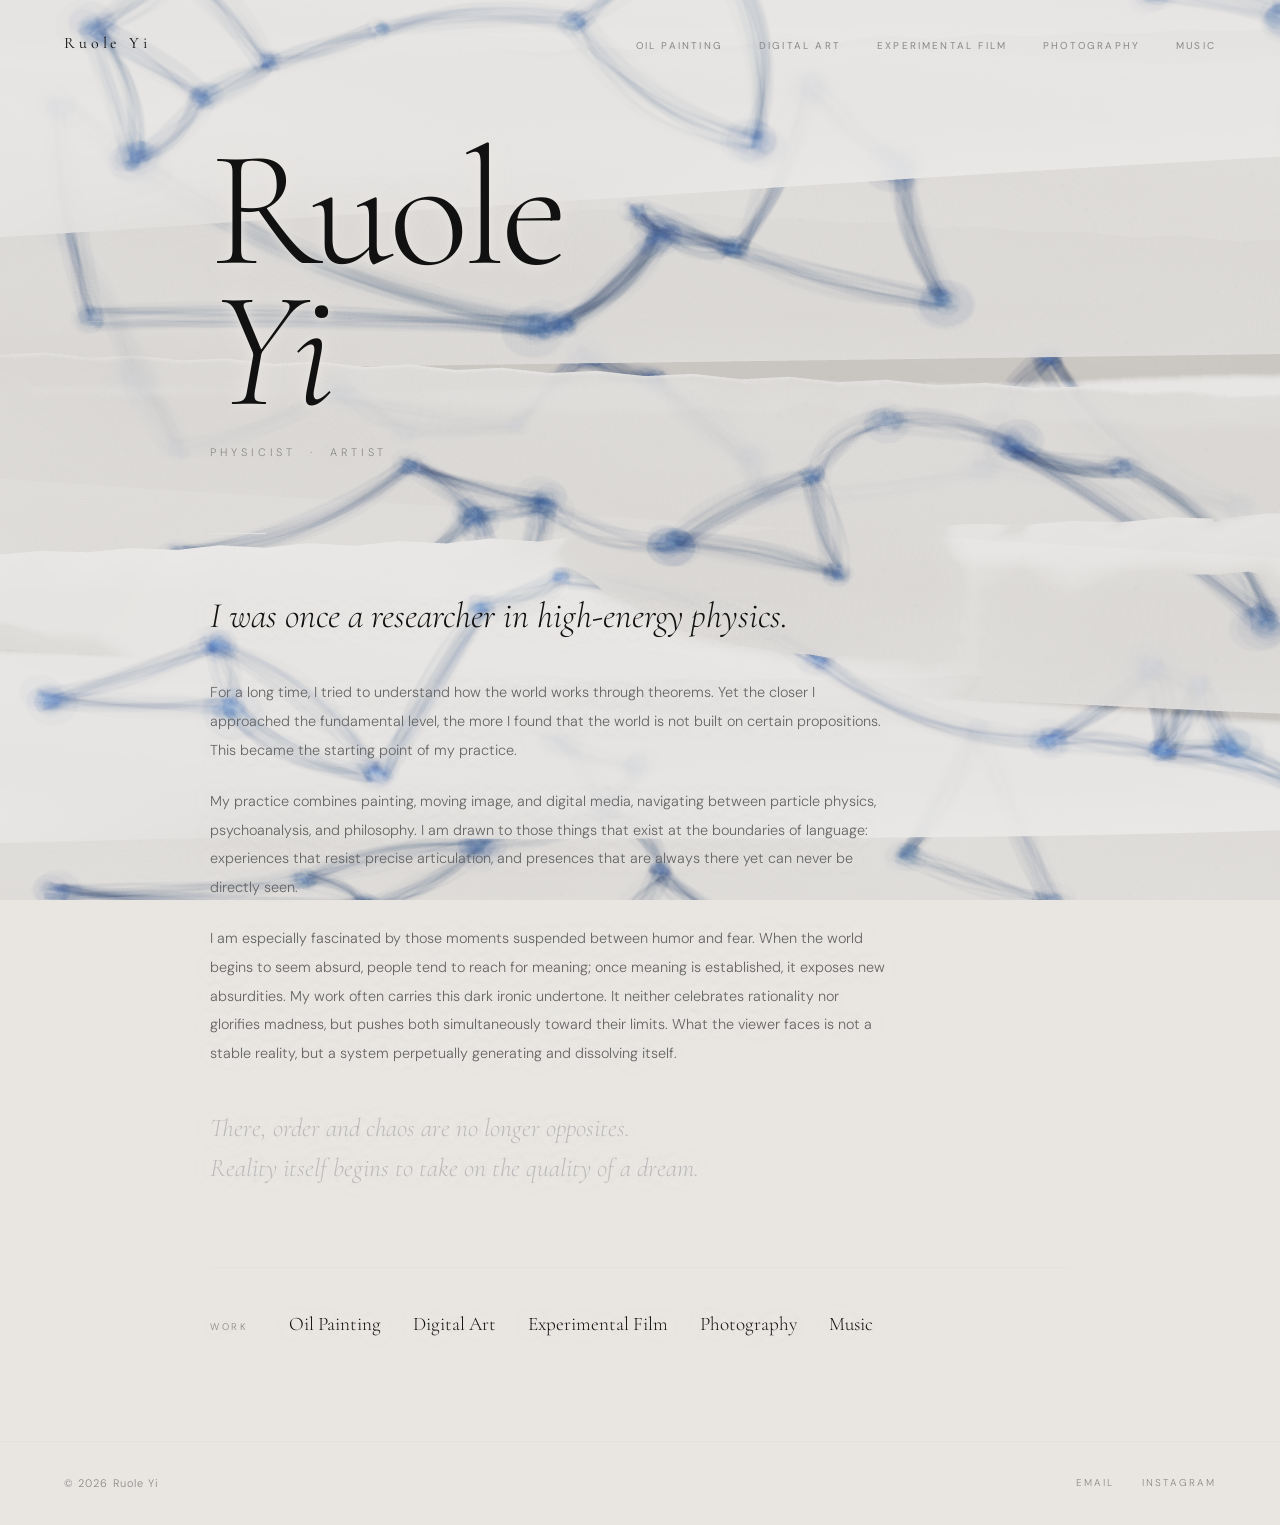
<file: index.html>
<!DOCTYPE html>
<html lang="en">
<head>
  <meta charset="UTF-8">
  <meta name="viewport" content="width=device-width, initial-scale=1.0">
  <title>Ruole Yi</title>
  <meta name="description" content="Ruole Yi — Physicist and artist.">
  <link rel="canonical" href="https://yiruole.github.io/planet/">
  <link rel="preconnect" href="https://fonts.googleapis.com">
  <link rel="preconnect" href="https://fonts.gstatic.com" crossorigin>
  <link href="https://fonts.googleapis.com/css2?family=Cormorant+Garamond:ital,wght@0,300;0,400;0,500;1,300;1,400;1,500&family=DM+Sans:opsz,wght@9..40,200;9..40,300;9..40,400&display=swap" rel="stylesheet">
  <link rel="stylesheet" href="style.css">
  <style>
    #hero {
      min-height:100vh;
      padding:140px 64px 100px;
      display:flex; flex-direction:column; justify-content:center;
    }
    .hero-inner { max-width:860px; }
    .hero-name {
      font-family:var(--font-d);
      font-size:clamp(5rem,13vw,12rem);
      font-weight:300; line-height:.85; letter-spacing:-.03em;
      margin-bottom:20px;
    }
    .hero-name em { font-style:italic; }
    .hero-roles {
      font-size:.68rem; letter-spacing:.36em;
      text-transform:uppercase; color:var(--muted);
      margin-bottom:72px;
    }
    .hero-rule {
      width:56px; height:1px;
      background:var(--faint); margin-bottom:56px;
    }
    .bio-statement {
      font-family:var(--font-d);
      font-size:clamp(1.5rem,2.8vw,2.3rem);
      font-weight:300; font-style:italic;
      line-height:1.45; margin-bottom:36px;
    }
    .bio-body {
      font-size:.9rem; color:#666;
      line-height:2; max-width:680px;
    }
    .bio-body p + p { margin-top:22px; }
    .bio-close {
      font-family:var(--font-d);
      font-size:clamp(1.1rem,2vw,1.6rem);
      font-style:italic; font-weight:300;
      color:#bbb; margin-top:40px; line-height:1.55;
    }
    .section-row {
      margin-top:80px; padding-top:40px;
      border-top:1px solid var(--faint);
      display:flex; gap:40px; flex-wrap:wrap; align-items:baseline;
    }
    .section-row-label {
      font-size:.6rem; letter-spacing:.28em;
      text-transform:uppercase; color:var(--muted);
    }
    .section-row-links { display:flex; gap:32px; flex-wrap:wrap; }
    .section-row-links a {
      font-family:var(--font-d);
      font-size:clamp(1rem,1.5vw,1.3rem);
      font-weight:300; transition:opacity .3s;
    }
    .section-row-links a:hover { opacity:.4; }
    @media (max-width:900px) {
      #hero { padding:110px 24px 80px; }
      .section-row { gap:20px; }
      .section-row-links { gap:18px; }
    }
  </style>
</head>
<body>
<div id="app" class="cloth-background" aria-hidden="true"></div>

<nav id="nav">
  <a href="index.html" class="nav-logo">Ruole Yi</a>
  <ul class="nav-links">
    <li><a href="oil-painting.html">Oil Painting</a></li>
    <li><a href="digital-art.html">Digital Art</a></li>
    <li><a href="experimental-film.html">Experimental Film</a></li>
    <li><a href="photography.html">Photography</a></li>
    <li><a href="music.html">Music</a></li>
  </ul>
  <button class="burger" id="burger" aria-label="Menu">
    <span></span><span></span><span></span>
  </button>
</nav>
<div class="m-nav" id="mnav">
  <a href="oil-painting.html" data-close>Oil Painting</a>
  <a href="digital-art.html" data-close>Digital Art</a>
  <a href="experimental-film.html" data-close>Experimental Film</a>
  <a href="photography.html" data-close>Photography</a>
  <a href="music.html" data-close>Music</a>
</div>

<section id="hero">
  <div class="hero-inner">
    <h1 class="hero-name rv">Ruole<br><em>Yi</em></h1>
    <p class="hero-roles rv d1">Physicist &nbsp;·&nbsp; Artist</p>
    <div class="hero-rule rv d2"></div>
    <p class="bio-statement rv d2">I was once a researcher in high-energy physics.</p>
    <div class="bio-body rv d3">
      <p>For a long time, I tried to understand how the world works through theorems. Yet the closer I approached the fundamental level, the more I found that the world is not built on certain propositions. This became the starting point of my practice.</p>
      <p>My practice combines painting, moving image, and digital media, navigating between particle physics, psychoanalysis, and philosophy. I am drawn to those things that exist at the boundaries of language: experiences that resist precise articulation, and presences that are always there yet can never be directly seen.</p>
      <p>I am especially fascinated by those moments suspended between humor and fear. When the world begins to seem absurd, people tend to reach for meaning; once meaning is established, it exposes new absurdities. My work often carries this dark ironic undertone. It neither celebrates rationality nor glorifies madness, but pushes both simultaneously toward their limits. What the viewer faces is not a stable reality, but a system perpetually generating and dissolving itself.</p>
    </div>
    <p class="bio-close rv d4">There, order and chaos are no longer opposites.<br>Reality itself begins to take on the quality of a dream.</p>
    <div class="section-row rv d4">
      <span class="section-row-label">Work</span>
      <div class="section-row-links">
        <a href="oil-painting.html">Oil Painting</a>
        <a href="digital-art.html">Digital Art</a>
        <a href="experimental-film.html">Experimental Film</a>
        <a href="photography.html">Photography</a>
        <a href="music.html">Music</a>
      </div>
    </div>
  </div>
</section>

<footer>
  <span class="ft-left">&copy; 2026 Ruole Yi</span>
  <div class="ft-right">
    <a href="mailto:yiruole@outlook.com">Email</a>
    <a href="https://instagram.com/" target="_blank" rel="noopener">Instagram</a>
  </div>
</footer>

<script>
const nav = document.getElementById('nav');
window.addEventListener('scroll', () => {
  nav.classList.toggle('stuck', window.scrollY > 50);
}, {passive:true});

const obs = new IntersectionObserver(entries => {
  entries.forEach(e => { if(e.isIntersecting) e.target.classList.add('on'); });
}, {threshold:.08, rootMargin:'0px 0px -40px 0px'});
document.querySelectorAll('.rv').forEach(el => obs.observe(el));

const burger = document.getElementById('burger');
const mnav = document.getElementById('mnav');
burger.addEventListener('click', () => {
  const open = burger.classList.toggle('open');
  mnav.classList.toggle('open', open);
  document.body.style.overflow = open ? 'hidden' : '';
});
mnav.querySelectorAll('[data-close]').forEach(a => {
  a.addEventListener('click', () => {
    burger.classList.remove('open');
    mnav.classList.remove('open');
    document.body.style.overflow = '';
  });
});
</script>
<script type="module" src="cloth-background.js"></script>
</body>
</html>
</file>
<file: style.css>
/* ── Variables ──────────────────────────────────────────── */
:root {
  --bg:        #ffffff;
  --text:      #111111;
  --muted:     #888888;
  --faint:     #e2e2e2;
  --ease-out:  cubic-bezier(.22,.61,.36,1);
  --ease-expo: cubic-bezier(.16,1,.3,1);
  --font-d:    'Cormorant Garamond', serif;
  --font-b:    'DM Sans', sans-serif;
}

/* ── Reset ──────────────────────────────────────────────── */
*, *::before, *::after { margin:0; padding:0; box-sizing:border-box; }
html { scroll-behavior:smooth; overflow-x:hidden; }
body {
  background:#e9e6e2;
  color:var(--text);
  font-family:var(--font-b);
  font-weight:300;
  line-height:1.7;
  overflow-x:hidden;
}
img { display:block; width:100%; }
a { color:inherit; text-decoration:none; }

/* ── Interactive cloth background ───────────────────────── */
.cloth-background {
  position:fixed;
  inset:0;
  z-index:0;
  overflow:hidden;
  pointer-events:none;
}
.cloth-background canvas {
  display:block;
  width:100%;
  height:100%;
}
body > section,
body > footer {
  position:relative;
  z-index:1;
}
#hero {
  background:transparent;
}
#hero .hero-inner {
  position:relative;
  z-index:2;
  margin-inline:auto;
  width:100%;
}
#hero .hero-name,
#hero .hero-roles,
#hero .bio-statement,
#hero .bio-body,
#hero .bio-close,
#hero .section-row {
  text-shadow:
    0 1px 10px rgba(233,230,226,.95),
    0 0 26px rgba(233,230,226,.78);
}
footer {
  background:rgba(233,230,226,.82);
  backdrop-filter:blur(10px);
  -webkit-backdrop-filter:blur(10px);
}

/* ── Nav ────────────────────────────────────────────────── */
nav {
  position:fixed; top:0; left:0; right:0; z-index:100;
  padding:30px 64px;
  display:flex; align-items:center; justify-content:space-between;
  transition:padding .35s var(--ease-out), background .4s, border-color .4s;
  border-bottom:1px solid transparent;
}
nav.stuck {
  padding:18px 64px;
  background:rgba(233,230,226,.9);
  backdrop-filter:blur(16px);
  -webkit-backdrop-filter:blur(16px);
  border-bottom-color:var(--faint);
}
.nav-logo {
  font-family:var(--font-d);
  font-size:1rem; letter-spacing:.24em; font-weight:400;
  transition:opacity .3s;
}
.nav-logo:hover { opacity:.5; }
.nav-links { display:flex; gap:36px; list-style:none; }
.nav-links a {
  font-size:.62rem; font-weight:400; letter-spacing:.22em;
  text-transform:uppercase; color:var(--muted);
  position:relative; transition:color .3s;
}
.nav-links a::after {
  content:''; position:absolute; bottom:-3px; left:0;
  width:0; height:1px; background:var(--text);
  transition:width .3s var(--ease-out);
}
.nav-links a:hover,
.nav-links a.active { color:var(--text); }
.nav-links a:hover::after,
.nav-links a.active::after { width:100%; }

/* ── Burger ─────────────────────────────────────────────── */
.burger {
  display:none; flex-direction:column; gap:5px;
  background:none; border:none; cursor:pointer; padding:4px;
}
.burger span {
  display:block; width:22px; height:1px;
  background:var(--text); transform-origin:center;
  transition:transform .35s var(--ease-out), opacity .25s;
}
.burger.open span:nth-child(1) { transform:translateY(6px) rotate(45deg); }
.burger.open span:nth-child(2) { opacity:0; transform:scaleX(0); }
.burger.open span:nth-child(3) { transform:translateY(-6px) rotate(-45deg); }

/* ── Mobile nav ─────────────────────────────────────────── */
.m-nav {
  position:fixed; inset:0; background:var(--bg); z-index:99;
  display:flex; flex-direction:column;
  align-items:center; justify-content:center; gap:28px;
  transform:translateX(100%);
  transition:transform .55s var(--ease-expo);
}
.m-nav.open { transform:translateX(0); }
.m-nav a {
  font-family:var(--font-d);
  font-size:clamp(2.2rem,8vw,4rem);
  font-weight:300; letter-spacing:.02em;
  transition:opacity .3s;
}
.m-nav a:hover { opacity:.4; }

/* ── Reveal ─────────────────────────────────────────────── */
.rv {
  opacity:0; transform:translateY(22px);
  transition:opacity .85s var(--ease-expo), transform .85s var(--ease-expo);
}
.rv.on { opacity:1; transform:translateY(0); }
.rv.d1 { transition-delay:.1s; }
.rv.d2 { transition-delay:.2s; }
.rv.d3 { transition-delay:.3s; }
.rv.d4 { transition-delay:.4s; }

/* ── Page header (work pages) ───────────────────────────── */
.page-header {
  padding:160px 64px 72px;
  border-bottom:1px solid var(--faint);
}
.page-header-inner { max-width:1320px; margin:0 auto; }
.pg-sup {
  display:block;
  font-size:.62rem; letter-spacing:.3em;
  text-transform:uppercase; color:var(--muted); margin-bottom:18px;
}
.pg-title {
  font-family:var(--font-d);
  font-size:clamp(3.5rem,9vw,9rem);
  font-weight:300; line-height:.88; letter-spacing:-.03em;
}
.pg-sub {
  display:block;
  font-size:.7rem; letter-spacing:.18em;
  color:var(--muted); margin-top:28px;
}

/* ── Forthcoming ────────────────────────────────────────── */
.empty-section {
  padding:140px 64px; text-align:center;
}
.empty-section p {
  font-family:var(--font-d);
  font-size:clamp(1rem,2vw,1.35rem);
  font-style:italic; color:var(--muted); letter-spacing:.1em;
}

/* ── Footer ─────────────────────────────────────────────── */
footer {
  padding:32px 64px;
  border-top:1px solid var(--faint);
  display:flex; align-items:center;
  justify-content:space-between; flex-wrap:wrap; gap:16px;
}
.ft-left { font-size:.68rem; color:var(--muted); letter-spacing:.1em; }
.ft-right { display:flex; gap:28px; }
.ft-right a {
  font-size:.62rem; letter-spacing:.2em;
  text-transform:uppercase; color:var(--muted); transition:color .3s;
}
.ft-right a:hover { color:var(--text); }

/* ── Responsive ─────────────────────────────────────────── */
@media (max-width:900px) {
  nav, nav.stuck { padding:18px 24px; }
  .nav-links { display:none; }
  .burger { display:flex; }
  .page-header { padding:120px 24px 56px; }
  .empty-section { padding:100px 24px; }
  footer { padding:24px; flex-direction:column; align-items:flex-start; gap:16px; }
  .ft-right { flex-wrap:wrap; }
}
</file>
